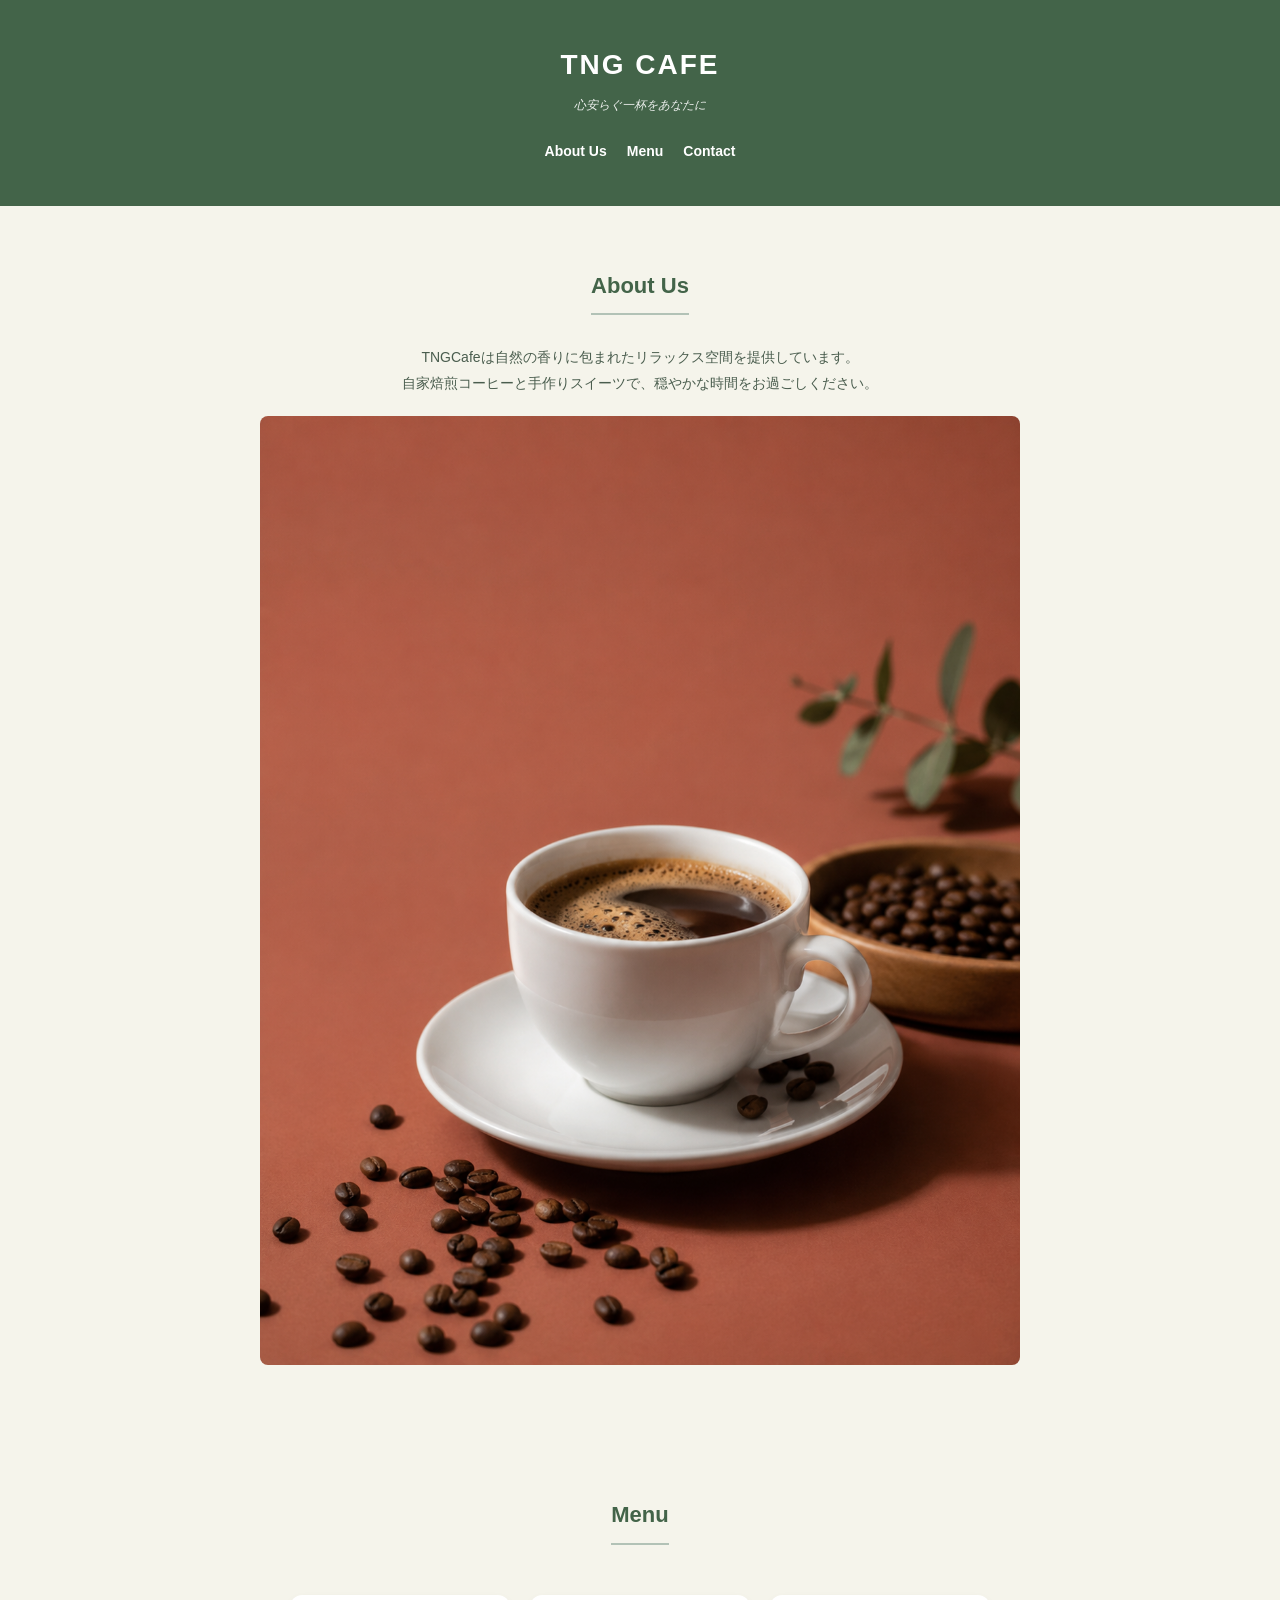
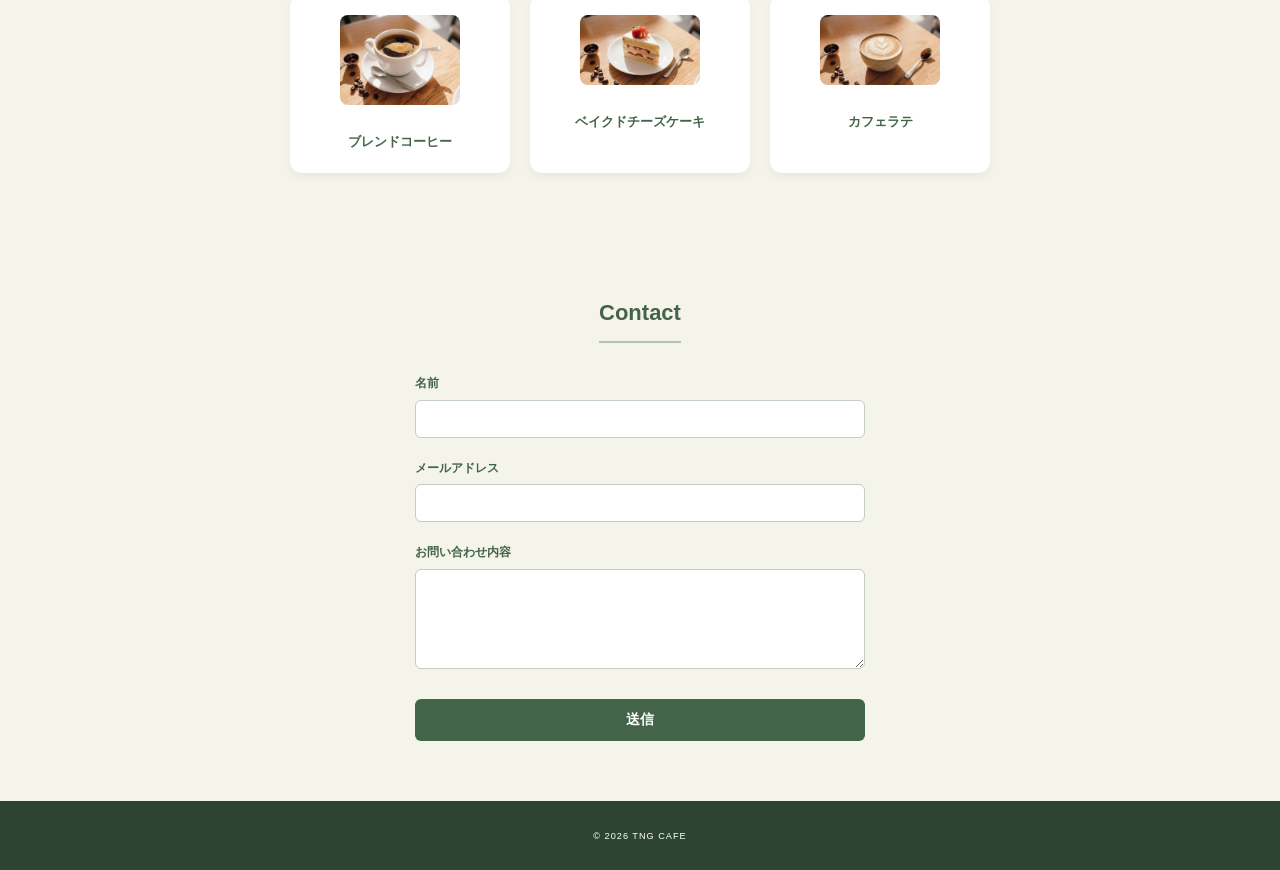
<file: index.html/index.html>
<!DOCTYPE html>
<html lang="ja">
<head>
    <meta charset="UTF-8">
    <meta name="viewport" content="width=device-width, initial-scale=1.0">
    <title>tamuraimaka_step3
    </title>
    <link rel="stylesheet" href="style.css">
</head>
<body>
<header>
    <div>
    <h1>TNG CAFE</h1>
    <p>心安らぐ一杯をあなたに</p>
    <nav>
        <ul>
            <li><a href="#about">About Us</a></li>
            <li><a href="#menu">Menu</a></li>
            <li><a href="#contact">Contact</a></li>
        </ul>
    </nav>
    </header>
    </div>
    <main></main>
    <section id="about">
        <h2>About Us</h2>
        <p>TNGCafeは自然の香りに包まれたリラックス空間を提供しています。<br>
            自家焙煎コーヒーと手作りスイーツで、穏やかな時間をお過ごしください。
        </p>
        <img src="./cafe.jpg.png" alt="カフェの写真">
    </section>
    <section id="menu">
  <h2>Menu</h2>
  
  <div class="menu-container">
    
    <div class="menu-item">
      <img src="coffee.jpd.png" alt="コーヒー">
      <p>ブレンドコーヒー</p>
    </div>

    <div class="menu-item">
      <img src="cake.jpd.png" alt="ケーキ">
      <p>ベイクドチーズケーキ</p>
    </div>

    <div class="menu-item">
      <img src="cafe au lait jpd.png" alt="ラテ">
      <p>カフェラテ</p>
    </div>

  </div>
</section>

    </section>
    <section id="contact">
        <h2>Contact</h2>
        <form action="#" method="post">
            <label for="name">名前</label>
            <input type="text" id="name" name="name">
        
            <label for="email">メールアドレス</label>
            <input type="email" id="email" name="email">
        
            <label for="message">お問い合わせ内容</label>
            <textarea id="message" name="message"></textarea>

            <button type="submit">送信</button>
        </form>
    </section>
</main>
<footer>
    <p><small>&copy; 2026 TNG CAFE</small></p>
</footer>
</body>
</html>
</file>
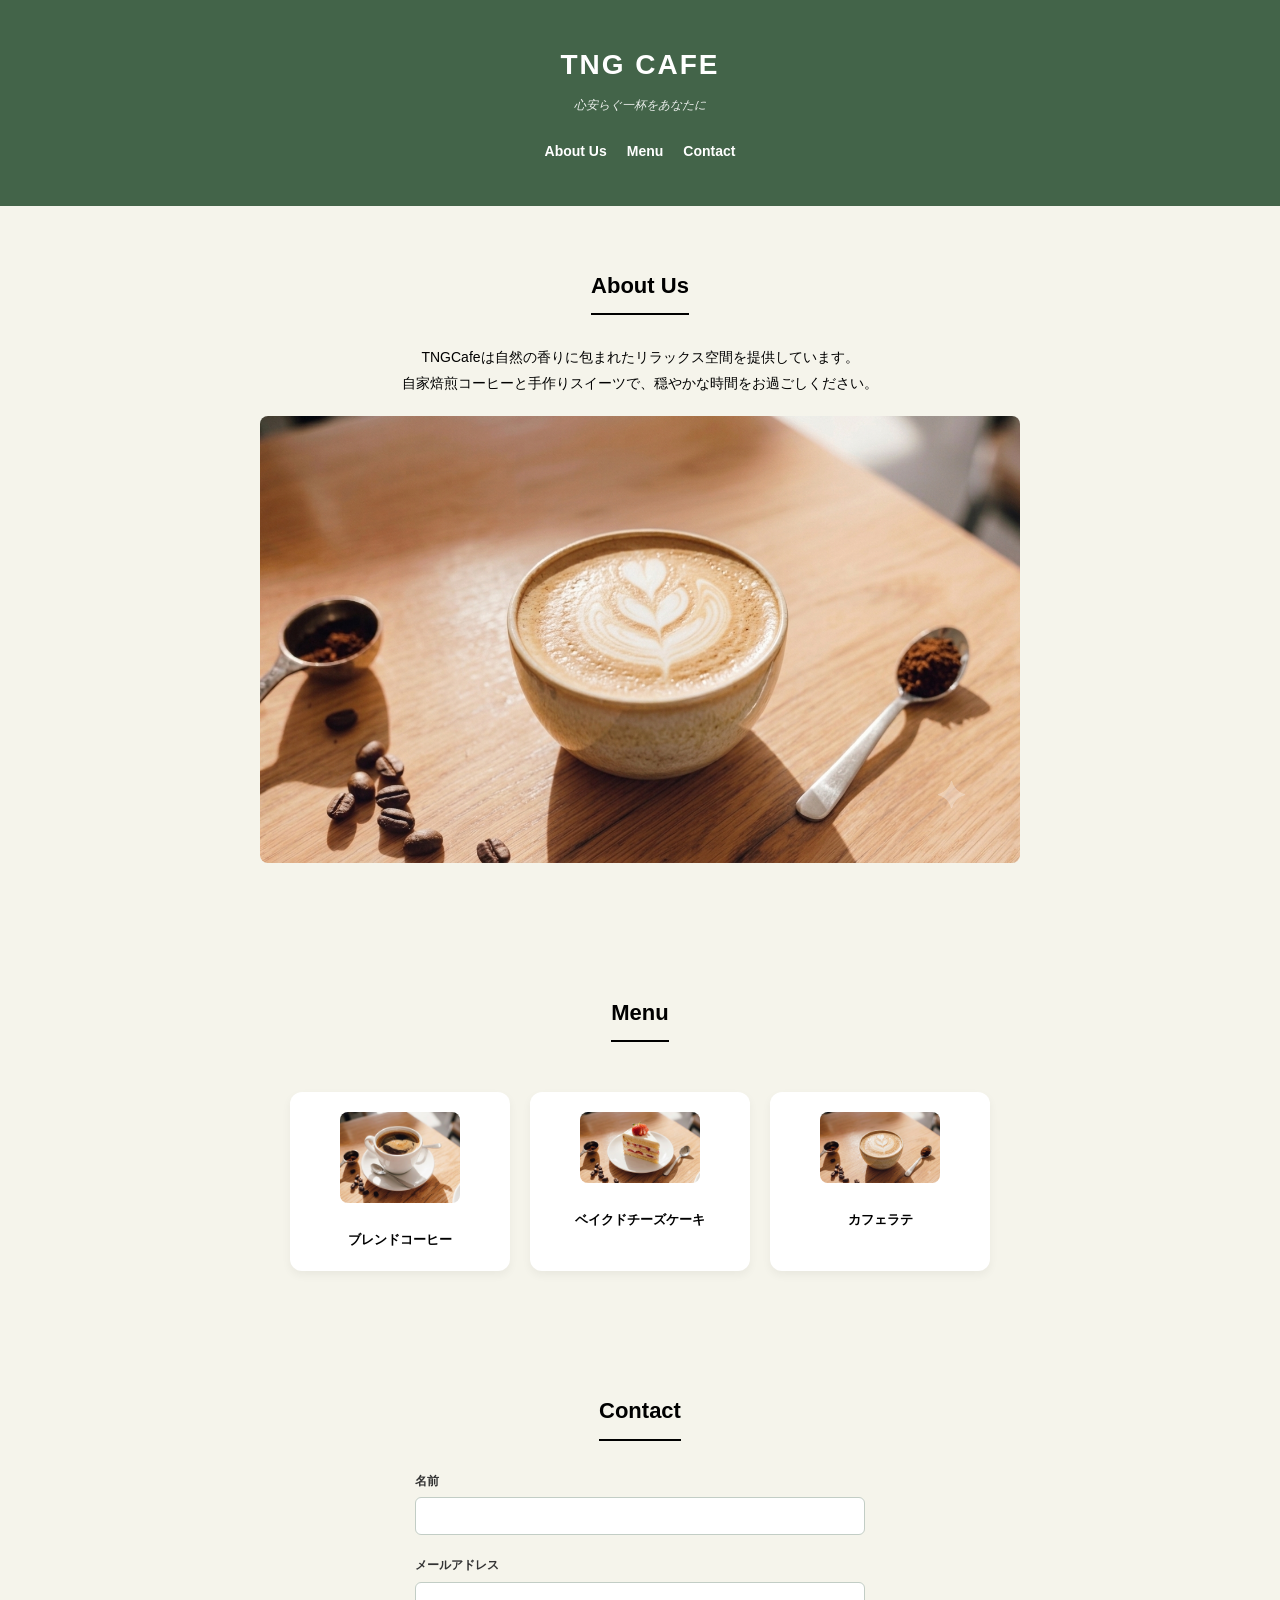
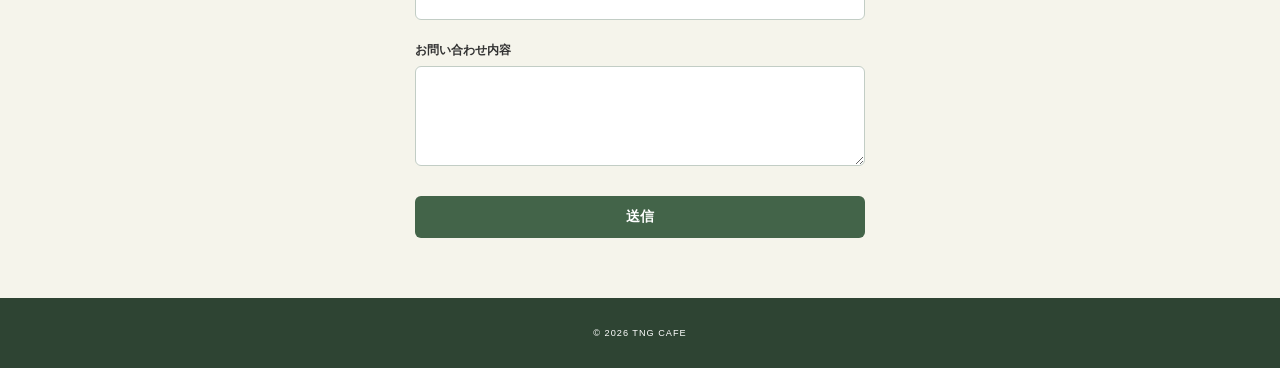
<file: cafe-step3.html/test.html>
<!DOCTYPE html>
<html lang="ja">
<head>
    <meta charset="UTF-8">
    <meta name="viewport" content="width=device-width, initial-scale=1.0">
    <title>tamuraimaka_step3
    </title>
    <link rel="stylesheet" href="test.css">
    <style>
  .custom-text {
    color: #333333;
    font-family: "Yu Gothic", "YuGothic", sans-serif;
  }
</style>


</head>
<body>
<header>
    <div>
    <h1>TNG CAFE</h1>
    <p>心安らぐ一杯をあなたに</p>
    <nav>
        <ul>
            <li><a href="#about">About Us</a></li>
            <li><a href="#menu">Menu</a></li>
            <li><a href="#contact">Contact</a></li>
        </ul>
    </nav>
   </div>
  </header>
    
    <main>
    <section id="about">
        <h2>About Us</h2>
        <p>TNGCafeは自然の香りに包まれたリラックス空間を提供しています。<br>
            自家焙煎コーヒーと手作りスイーツで、穏やかな時間をお過ごしください。
        </p>
        <img src="./cafe-au-lait.jpg.png" alt="カフェの写真">
    </section>
    <section id="menu">
  <h2>Menu</h2>

  <div class="menu-container">

    <div class="menu-item">
      <img src="./coffee.jpg.png" alt="コーヒー">
      <p>ブレンドコーヒー</p>
    </div>

    <div class="menu-item">
      <img src="./cake.jpg.png" alt="ケーキ">
      <p>ベイクドチーズケーキ</p>
    </div>

    <div class="menu-item">
      <img src="./cafe-au-lait.jpg.png" alt="ラテ">
      <p>カフェラテ</p>
    </div>

  </div>
</section>

    <section id="contact">
        <h2>Contact</h2>
        <form action="#" method="post">
            <label for="name">名前</label>
            <input type="text" id="name" name="name">

            <label for="email">メールアドレス</label>
            <input type="email" id="email" name="email">

            <label for="message">お問い合わせ内容</label>
            <textarea id="message" name="message"></textarea>

            <button type="submit">送信</button>
        </form>
    </section>
</main>
<footer>
    <p><small>&copy; 2026 TNG CAFE</small></p>
</footer>
</body>
</html>
</file>
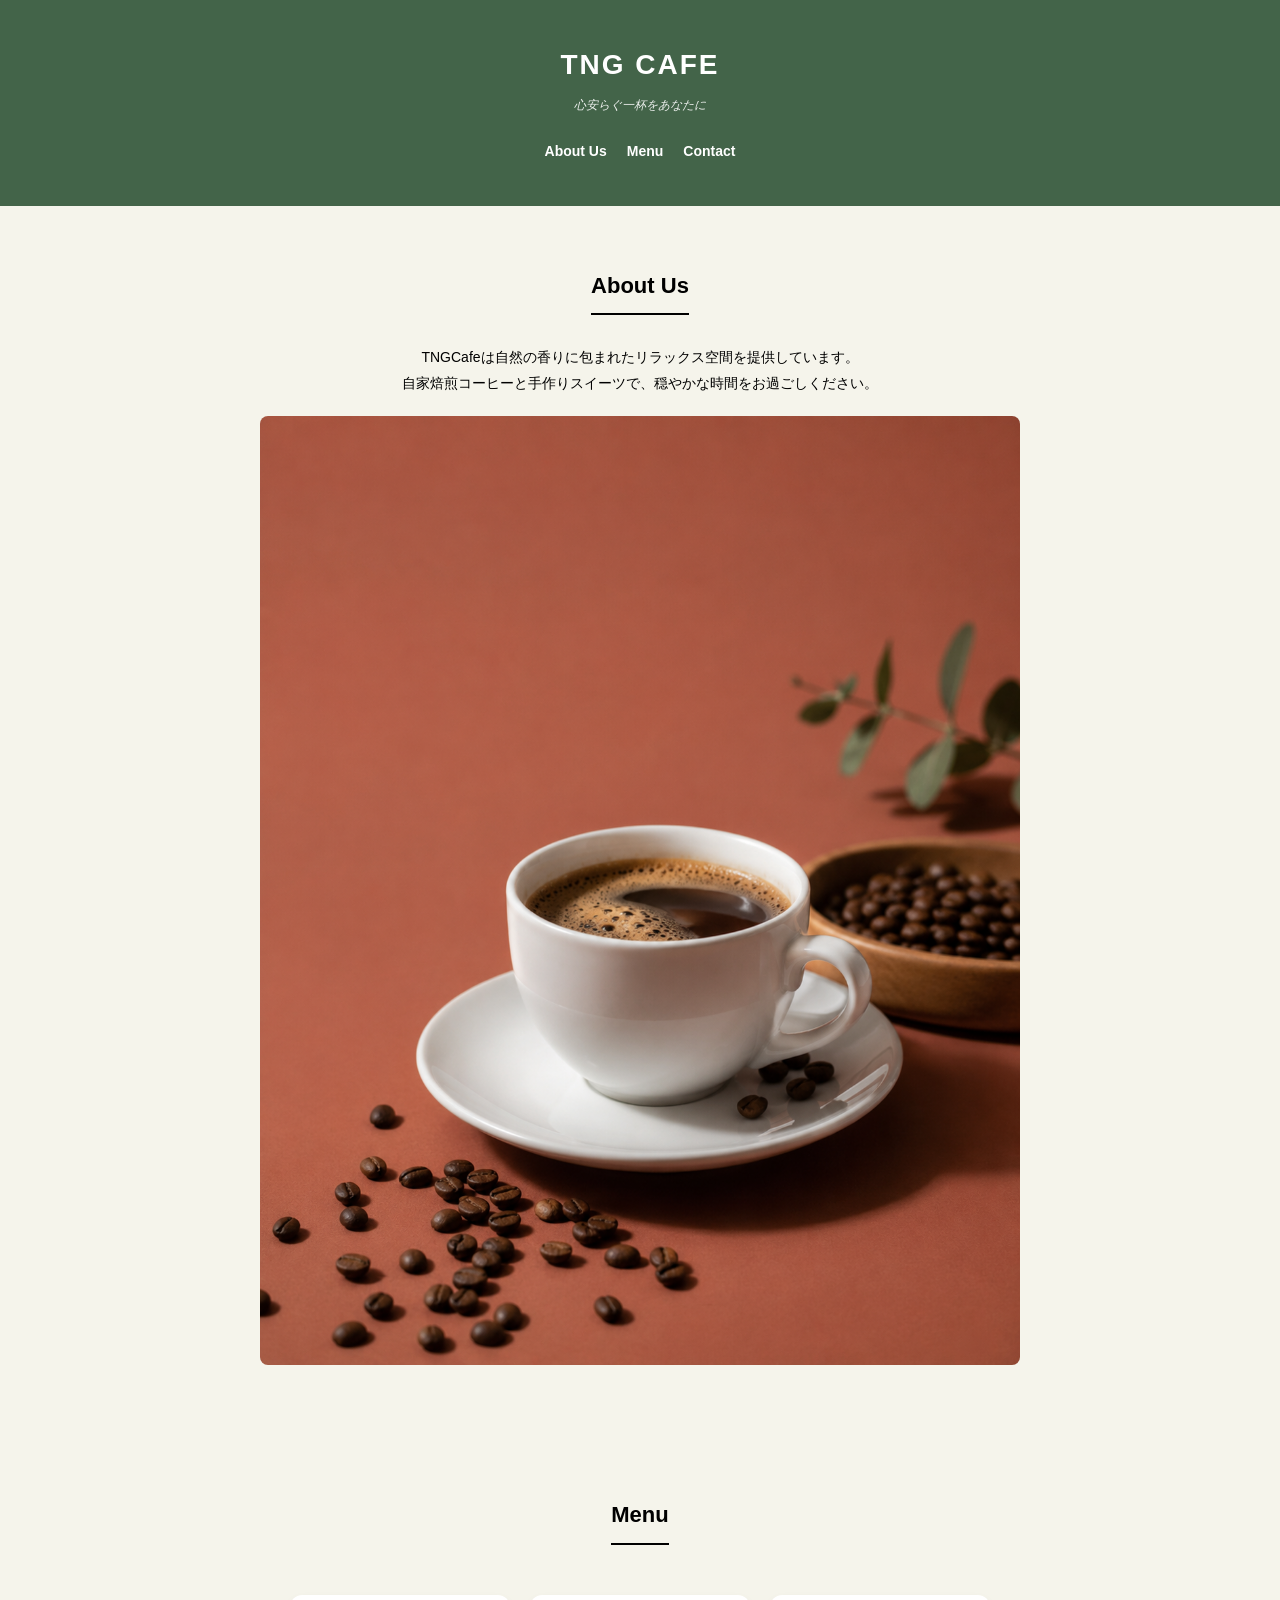
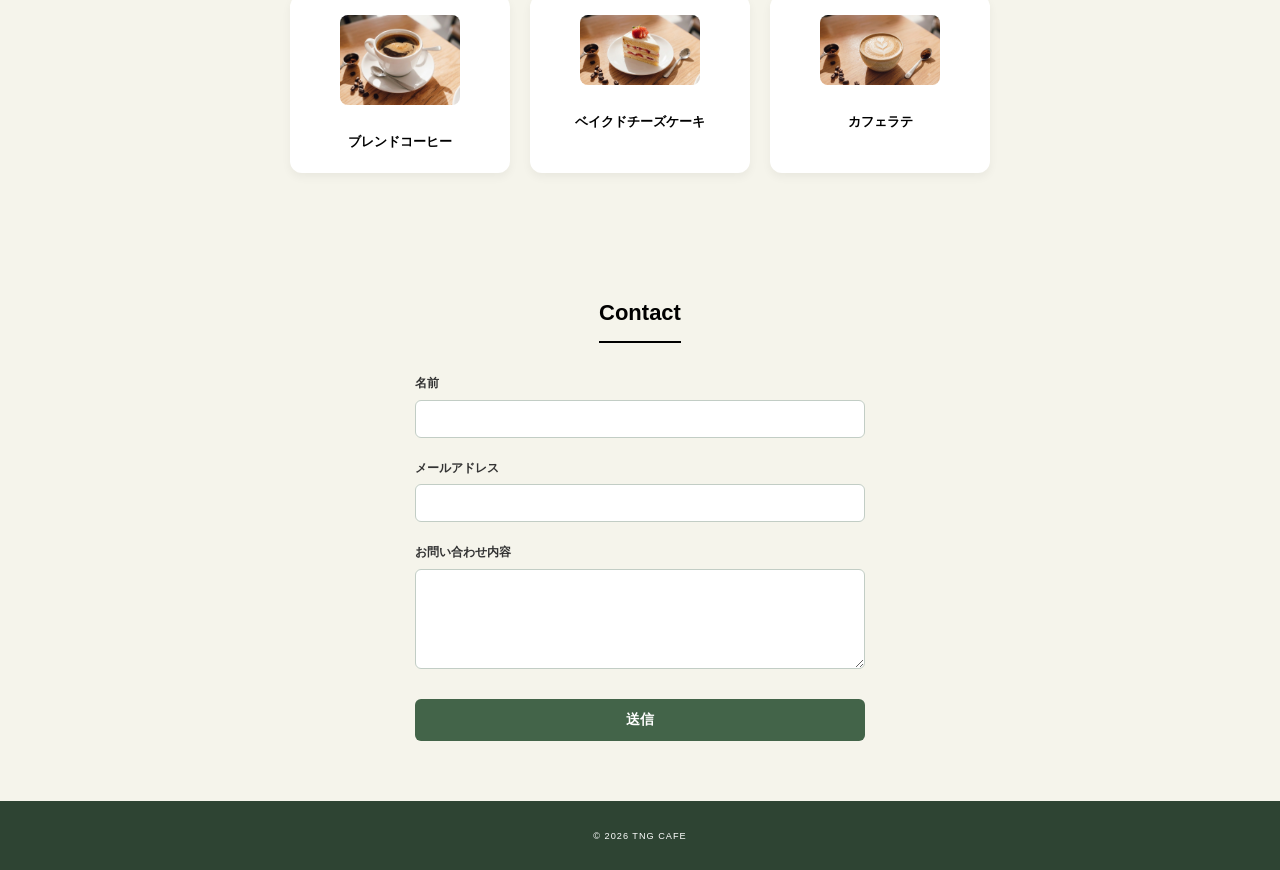
<file: index.html/test.html>
<!DOCTYPE html>
<html lang="ja">
<head>
    <meta charset="UTF-8">
    <meta name="viewport" content="width=device-width, initial-scale=1.0">
    <title>tamuraimaka_step3
    </title>
    <link rel="stylesheet" href="test.css">
    <style>
  .custom-text {
    color: #333333;
    font-family: "Yu Gothic", "YuGothic", sans-serif;
  }
</style>


</head>
<body>
<header>
    <div>
    <h1>TNG CAFE</h1>
    <p>心安らぐ一杯をあなたに</p>
    <nav>
        <ul>
            <li><a href="#about">About Us</a></li>
            <li><a href="#menu">Menu</a></li>
            <li><a href="#contact">Contact</a></li>
        </ul>
    </nav>
   </div>
  </header>
    
    <main>
    <section id="about">
        <h2>About Us</h2>
        <p>TNGCafeは自然の香りに包まれたリラックス空間を提供しています。<br>
            自家焙煎コーヒーと手作りスイーツで、穏やかな時間をお過ごしください。
        </p>
        <img src="./cafe.jpg.png" alt="カフェの写真">
    </section>
    <section id="menu">
  <h2>Menu</h2>

  <div class="menu-container">

    <div class="menu-item">
      <img src="coffee.jpd.png" alt="コーヒー">
      <p>ブレンドコーヒー</p>
    </div>

    <div class="menu-item">
      <img src="cake.jpd.png" alt="ケーキ">
      <p>ベイクドチーズケーキ</p>
    </div>

    <div class="menu-item">
      <img src="cafe au lait jpd.png" alt="ラテ">
      <p>カフェラテ</p>
    </div>

  </div>
</section>

    <section id="contact">
        <h2>Contact</h2>
        <form action="#" method="post">
            <label for="name">名前</label>
            <input type="text" id="name" name="name">

            <label for="email">メールアドレス</label>
            <input type="email" id="email" name="email">

            <label for="message">お問い合わせ内容</label>
            <textarea id="message" name="message"></textarea>

            <button type="submit">送信</button>
        </form>
    </section>
</main>
<footer>
    <p><small>&copy; 2026 TNG CAFE</small></p>
</footer>
</body>
</html>
</file>
<file: index.html/style.css>
* {
  margin: 0;
  padding: 0;
  box-sizing: border-box;
}

body {
  font-family: "Helvetica Neue", Arial, "Hiragino Kaku Gothic ProN", "Hiragino Sans", Meiryo, sans-serif;
  background-color: #f5f4eb;
  color: #2f4f37;
  line-height: 1.8;
  text-align: center;
}
a {
    text-decoration: none;
    color: inherit;
}
ul{list-style: none;
}

header {
    background-color: #436449;
    color: #ffffff;
    padding: 40px 20px;
}

header h1 {
    font-size: 28px;
    letter-spacing: 2px;
    margin-bottom: 5px;
}

header p {
   font-size: 12px;
   font-style: italic;
   opacity: 0.9;
   margin-bottom: 20px;
}

header nav ul {
    display: flex;
    justify-content: center;
    gap: 20px;
}

header nav a {
    font-size: 14px;
    font-weight: bold;
}

header nav a:hover{
    text-decoration: underline;
}

section{
   padding: 60px 20px;
   max-width: 800px;
   margin: 0 auto;
}

h2{
    font-size: 22px;
    color: #436449;
    margin-bottom: 30px;
    display: inline-block;
    border-bottom: 2px solid #b2c2b6;
    padding-bottom: 8px;
}

section p {
    font-size: 14px;
    margin-bottom: 20px;
    color: #4a5d4e;

}

img {
    max-width: 100%;
    height: auto;
    border-radius: 8px;
}

.menu-container {
    display: flex;
    justify-content: center;
    gap: 20px;
    flex-wrap: wrap;
    margin-top: 20px;
}

.menu-item {
    background-color: #ffffff;
    border-radius: 12px;
    padding: 20px;
    width: 220px;
    box-shadow: 0 4px 10px rgba(0, 0, 0, 0.05);
    text-align: center;
}

.menu-item img {
    margin-bottom: 15px;
    max-width: 120px;
    object-fit: cover;
}

.menu-item p {
    font-size: 13px;
    font-weight: bold;
    margin-bottom: 0px;
    color: #436449;
}

form {
    max-width: 450px;
    margin: 0 auto;
    text-align: left;
}

form label {
    display: block;
    font-size: 12px;
    font-weight: bold;
    margin-bottom: 5px;
    color: #436449;
}

form input[type="text"],
form input[type="email"],
form textarea {
  width: 100%;
  padding: 10px;
  border: 1px solid #c2cdc5;
  border-radius: 6px;
  background-color: #ffffff;
  margin-bottom: 20px;
  font-size: 14px;
  color: #333;
}

form textarea {
  height: 100px;
  resize: vertical;
}

form button, 
form input[type="submit"] {
  width: 100%;
  padding: 12px;
  background-color: #436449; /* ボタンも深緑 */
  color: #ffffff;
  border: none;
  border-radius: 6px;
  font-size: 14px;
  font-weight: bold;
  cursor: pointer;
  transition: background-color 0.2s;
}

form button:hover,
form input[type="submit"]:hover {
  background-color: #35503a;
}

footer {
  background-color: #2e4433;
  color: #ffffff;
  padding: 25px;
  font-size: 11px;
  letter-spacing: 1px;
}
</file>
<file: cafe-step3.html/test.css>
* {
  margin: 0;
  padding: 0;
  box-sizing: border-box;
}

body {
  font-family: "Helvetica Neue", Arial, "Hiragino Kaku Gothic ProN", "Hiragino Sans", Meiryo, sans-serif;
  background-color: #f5f4eb;
  color: #333333;
  line-height: 1.8;
  text-align: center;
}
a {
    text-decoration: none;
    color: inherit;
}
ul{list-style: none;
}

header {
    background-color: #436449;
    color: #ffffff;
    padding: 40px 20px;
}

header h1 {
    font-size: 28px;
    letter-spacing: 2px;
    margin-bottom: 5px;
}

header p {
   font-size: 12px;
   font-style: italic;
   opacity: 0.9;
   margin-bottom: 20px;
}

header nav ul {
    display: flex;
    justify-content: center;
    gap: 20px;
}

header nav a {
    font-size: 14px;
    font-weight: bold;
}

header nav a:hover{
    header nav a:hover{
    color: #c9d9c2;
}
}

section{
   padding: 60px 20px;
   max-width: 800px;
   margin: 0 auto;
}

h2{
    font-size: 22px;
    color: #000000;
    margin-bottom: 30px;
    display: inline-block;
    border-bottom: 2px solid #000000;
    padding-bottom: 8px;
}

section p {
    font-size: 14px;
    margin-bottom: 20px;
    color: #000000;

}

img {
    max-width: 100%;
    height: auto;
    border-radius: 8px;
}

.menu-container {
    display: flex;
    justify-content: center;
    gap: 20px;
    flex-wrap: wrap;
    margin-top: 20px;
}

.menu-item {
    background-color: #ffffff;
    border-radius: 12px;
    padding: 20px;
    width: 220px;
    box-shadow: 0 4px 10px rgba(0, 0, 0, 0.05);
    text-align: center;
}

.menu-item:hover {
    transform: translateY(-5px);
    box-shadow: 0 8px 16px rgba(0, 0, 0, 0.15);
}

.menu-item img {
    margin-bottom: 15px;
    max-width: 120px;
    object-fit: cover;
}

.menu-item p {
    font-size: 13px;
    font-weight: bold;
    margin-bottom: 0px;
    color: #000000;
}

form {
    max-width: 450px;
    margin: 0 auto;
    text-align: left;
}

form label {
    display: block;
    font-size: 12px;
    font-weight: bold;
    margin-bottom: 5px;
    color: #333333;
}

form input[type="text"],
form input[type="email"],
form textarea {
  width: 100%;
  padding: 10px;
  border: 1px solid #c2cdc5;
  border-radius: 6px;
  background-color: #ffffff;
  margin-bottom: 20px;
  font-size: 14px;
  color: #333;
}

form textarea {
  height: 100px;
  resize: vertical;
}

form button,
form input[type="submit"] {
  width: 100%;
  padding: 12px;
  background-color: #436449;
  color: #ffffff;
  border: none;
  border-radius: 6px;
  font-size: 14px;
  font-weight: bold;
  cursor: pointer;
  transition: background-color 0.2s;
}

form button:hover,
form input[type="submit"]:hover {
  background-color: #35503a;
}

footer {
  background-color: #2e4433;
  color: #ffffff;
  padding: 25px;
  font-size: 11px;
  letter-spacing: 1px;
}
</file>
<file: index.html/test.css>
* {
  margin: 0;
  padding: 0;
  box-sizing: border-box;
}

body {
  font-family: "Helvetica Neue", Arial, "Hiragino Kaku Gothic ProN", "Hiragino Sans", Meiryo, sans-serif;
  background-color: #f5f4eb;
  color: #333333;
  line-height: 1.8;
  text-align: center;
}
a {
    text-decoration: none;
    color: inherit;
}
ul{list-style: none;
}

header {
    background-color: #436449;
    color: #ffffff;
    padding: 40px 20px;
}

header h1 {
    font-size: 28px;
    letter-spacing: 2px;
    margin-bottom: 5px;
}

header p {
   font-size: 12px;
   font-style: italic;
   opacity: 0.9;
   margin-bottom: 20px;
}

header nav ul {
    display: flex;
    justify-content: center;
    gap: 20px;
}

header nav a {
    font-size: 14px;
    font-weight: bold;
}

header nav a:hover{
    header nav a:hover{
    color: #c9d9c2;
}
}

section{
   padding: 60px 20px;
   max-width: 800px;
   margin: 0 auto;
}

h2{
    font-size: 22px;
    color: #000000;
    margin-bottom: 30px;
    display: inline-block;
    border-bottom: 2px solid #000000;
    padding-bottom: 8px;
}

section p {
    font-size: 14px;
    margin-bottom: 20px;
    color: #000000;

}

img {
    max-width: 100%;
    height: auto;
    border-radius: 8px;
}

.menu-container {
    display: flex;
    justify-content: center;
    gap: 20px;
    flex-wrap: wrap;
    margin-top: 20px;
}

.menu-item {
    background-color: #ffffff;
    border-radius: 12px;
    padding: 20px;
    width: 220px;
    box-shadow: 0 4px 10px rgba(0, 0, 0, 0.05);
    text-align: center;
}

.menu-item:hover {
    transform: translateY(-5px);
    box-shadow: 0 8px 16px rgba(0, 0, 0, 0.15);
}

.menu-item img {
    margin-bottom: 15px;
    max-width: 120px;
    object-fit: cover;
}

.menu-item p {
    font-size: 13px;
    font-weight: bold;
    margin-bottom: 0px;
    color: #000000;
}

form {
    max-width: 450px;
    margin: 0 auto;
    text-align: left;
}

form label {
    display: block;
    font-size: 12px;
    font-weight: bold;
    margin-bottom: 5px;
    color: #333333;
}

form input[type="text"],
form input[type="email"],
form textarea {
  width: 100%;
  padding: 10px;
  border: 1px solid #c2cdc5;
  border-radius: 6px;
  background-color: #ffffff;
  margin-bottom: 20px;
  font-size: 14px;
  color: #333;
}

form textarea {
  height: 100px;
  resize: vertical;
}

form button,
form input[type="submit"] {
  width: 100%;
  padding: 12px;
  background-color: #436449;
  color: #ffffff;
  border: none;
  border-radius: 6px;
  font-size: 14px;
  font-weight: bold;
  cursor: pointer;
  transition: background-color 0.2s;
}

form button:hover,
form input[type="submit"]:hover {
  background-color: #35503a;
}

footer {
  background-color: #2e4433;
  color: #ffffff;
  padding: 25px;
  font-size: 11px;
  letter-spacing: 1px;
}
</file>
